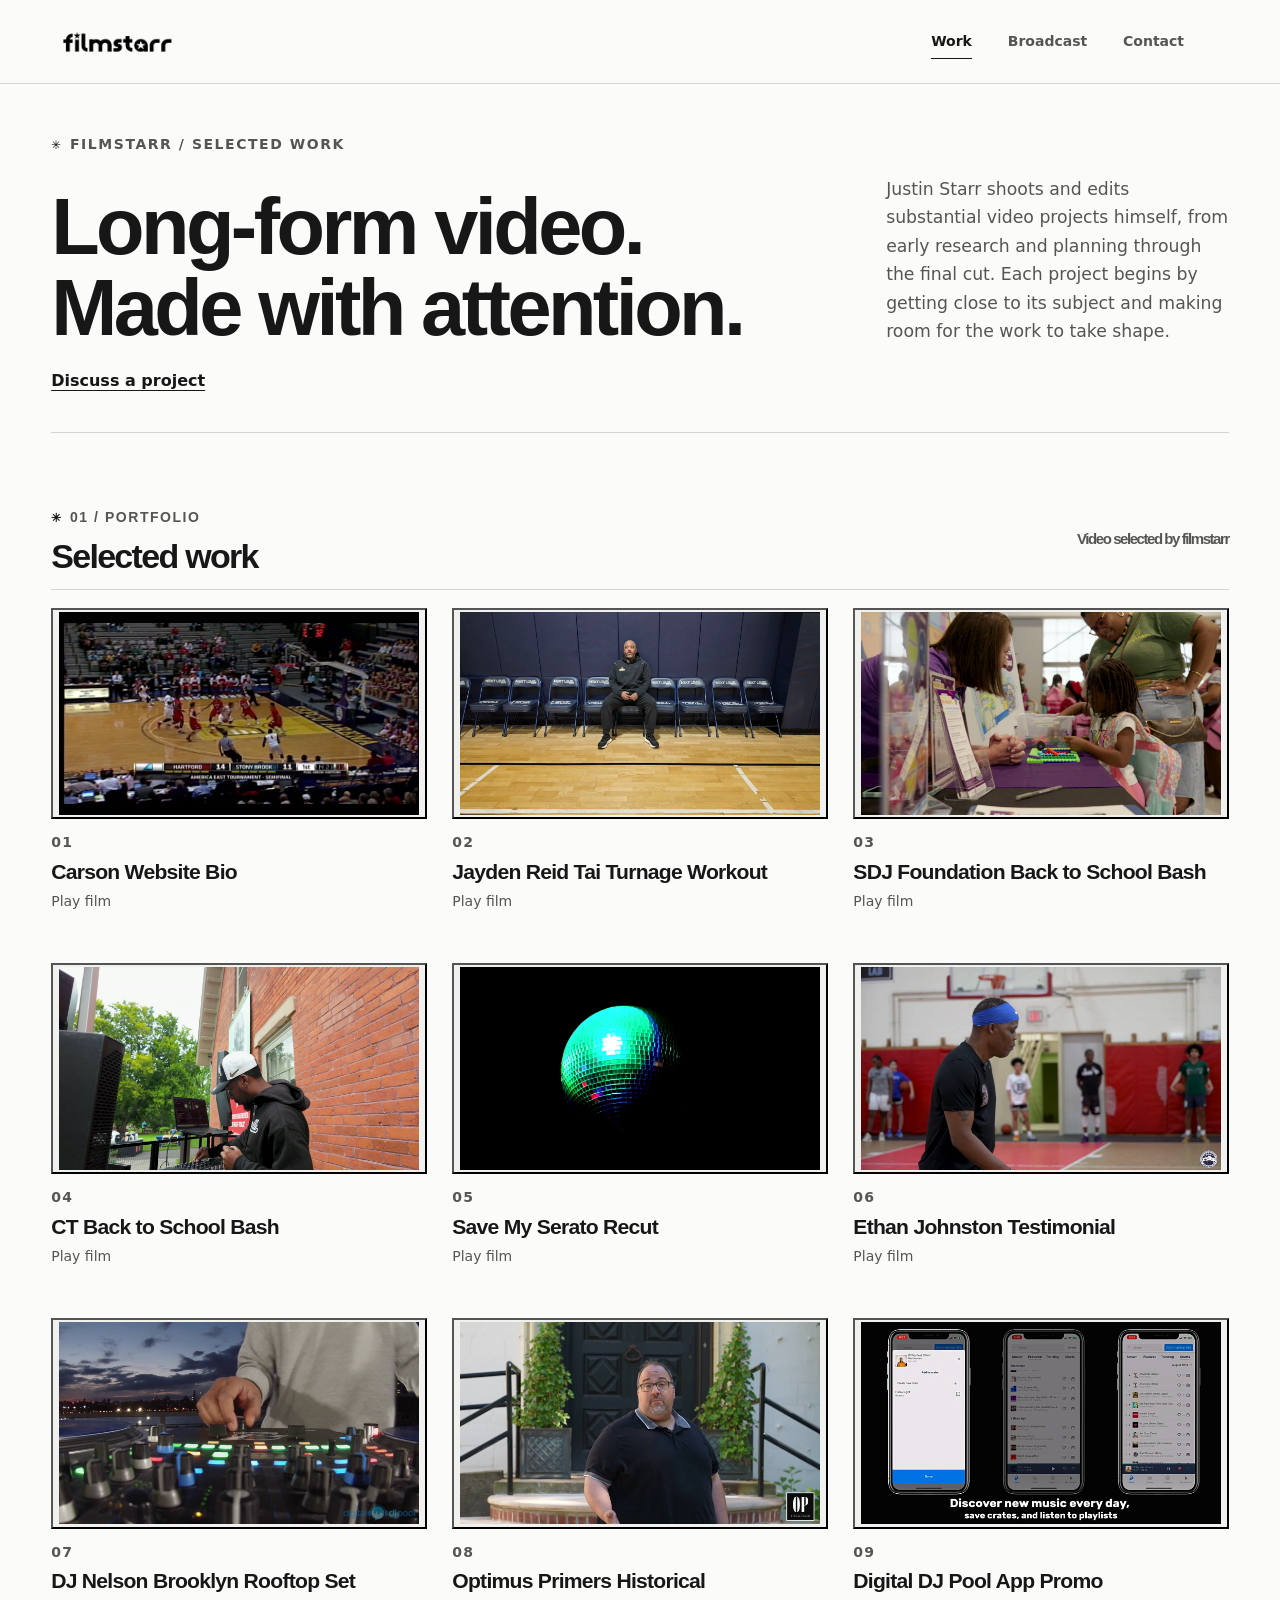
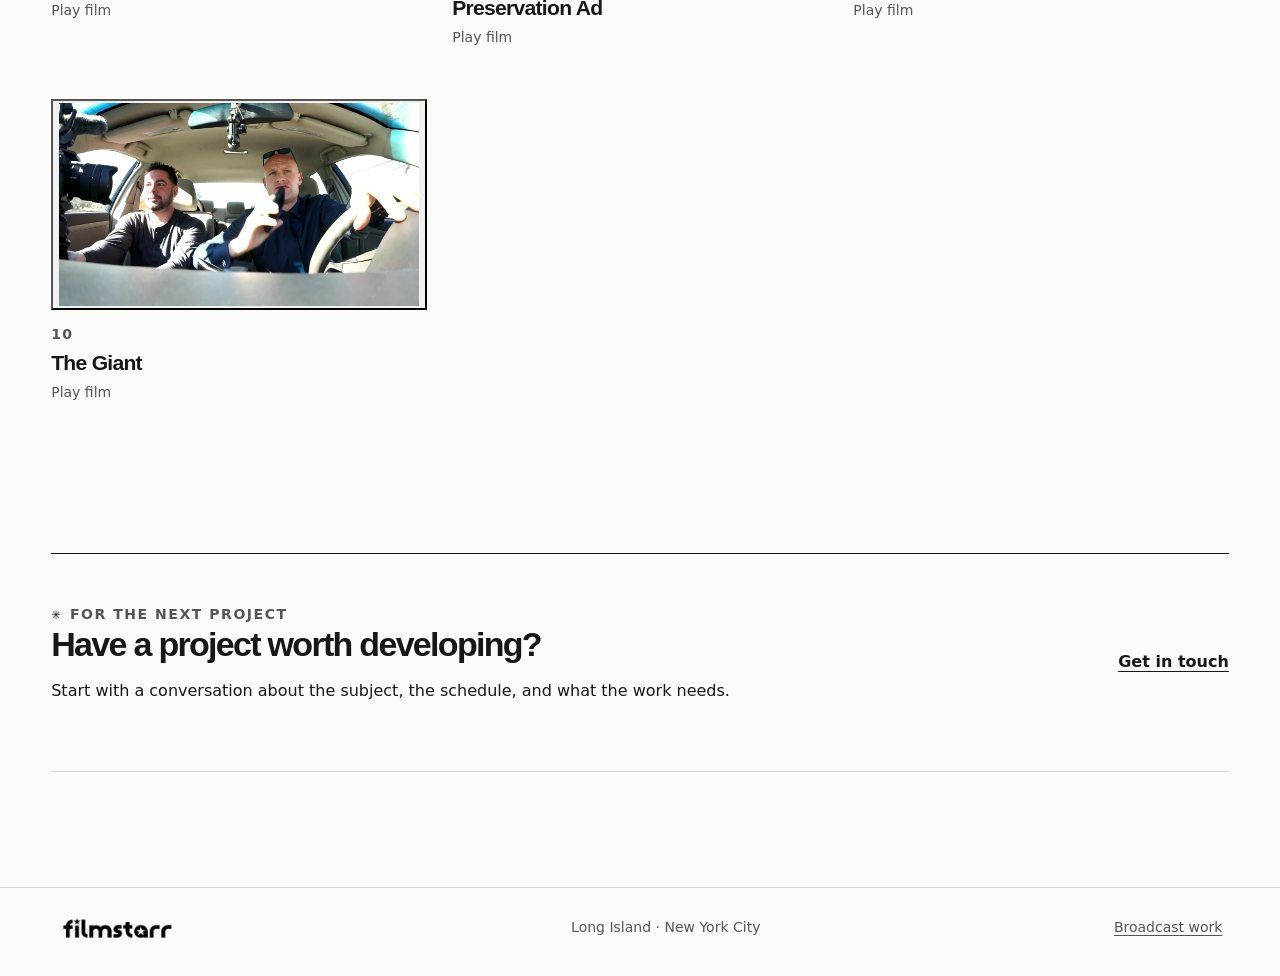
<file: index.html>
<!doctype html>
<html lang="en">
<head>
  <meta charset="utf-8">
  <meta name="viewport" content="width=device-width, initial-scale=1">
  <link rel="icon" href="data:image/svg+xml,%3Csvg xmlns=%27http://www.w3.org/2000/svg%27 viewBox=%270 0 64 64%27%3E%3Crect width=%2764%27 height=%2764%27 fill=%27%23000%27/%3E%3Cpath d=%27M32 6 37 27 58 32 37 37 32 58 27 37 6 32 27 27z%27 fill=%27white%27/%3E%3C/svg%3E">
  <meta name="robots" content="noindex,nofollow">
  <meta name="description" content="Video production and editing by Justin Starr, with selected work from filmstarr.">
  <title>filmstarr — Selected Work</title>
  <link rel="stylesheet" href="./assets/styles.css">
  <script src="./assets/app.js" defer></script>
</head>
<body data-root="./" data-page="public">
  <a class="skip-link" href="#main-content">Skip to content</a>
  <header class="site-header">
    <a class="brand" data-route="home" href="./" aria-label="filmstarr home">filmstarr <span class="brand-star" aria-hidden="true">✳</span></a>
    <button class="nav-toggle" type="button" aria-expanded="false" aria-controls="primary-navigation" hidden>Menu</button>
    <nav class="nav-links" id="primary-navigation" aria-label="Main navigation">
      <a data-route="home" href="./" aria-current="page">Work</a>
      <a data-route="broadcast" href="./broadcast/">Broadcast</a>
      <a data-route="contact" href="./contact/">Contact</a>
    </nav>
  </header>

  <main class="page-shell" id="main-content">
    <section class="hero" aria-labelledby="page-title">
      <p class="eyebrow">filmstarr <span aria-hidden="true">/</span> selected work</p>
      <h1 class="hero-title" id="page-title">Long-form video.<br>Made with attention.</h1>
      <p class="hero-copy">Justin Starr shoots and edits substantial video projects himself, from early research and planning through the final cut. Each project begins by getting close to its subject and making room for the work to take shape.</p>
      <a class="text-link" data-route="contact" href="./contact/">Discuss a project</a>
    </section>

    <section class="work-section" aria-labelledby="work-heading">
      <div class="section-heading">
        <div>
          <p class="eyebrow">01 <span aria-hidden="true">/</span> portfolio</p>
          <h2 id="work-heading">Selected work</h2>
        </div>
        <p class="section-note">Video selected by filmstarr</p>
      </div>
      <div class="work-grid" id="work-grid" data-collection="public" aria-label="Selected film work" aria-live="polite" aria-busy="true">
        <p class="loading-note">Loading selected work…</p>
      </div>
    </section>

    <section class="contact-band" aria-labelledby="contact-heading">
      <div>
        <p class="eyebrow">For the next project</p>
        <h2 id="contact-heading">Have a project worth developing?</h2>
        <p>Start with a conversation about the subject, the schedule, and what the work needs.</p>
      </div>
      <a class="text-link" data-route="contact" href="./contact/">Get in touch</a>
    </section>
  </main>

  <footer class="site-footer">
    <a class="brand brand--footer" data-route="home" href="./">filmstarr <span class="brand-star" aria-hidden="true">✳</span></a>
    <p>Long Island · New York City</p>
    <a data-route="broadcast" href="./broadcast/">Broadcast work</a>
  </footer>

  <dialog class="video-dialog" aria-labelledby="video-dialog-title">
    <div class="dialog-topline">
      <h2 id="video-dialog-title"></h2>
      <button class="dialog-close" type="button" aria-label="Close video">×</button>
    </div>
    <video class="video-player" controls playsinline preload="none"></video>
  </dialog>
</body>
</html>
</file>
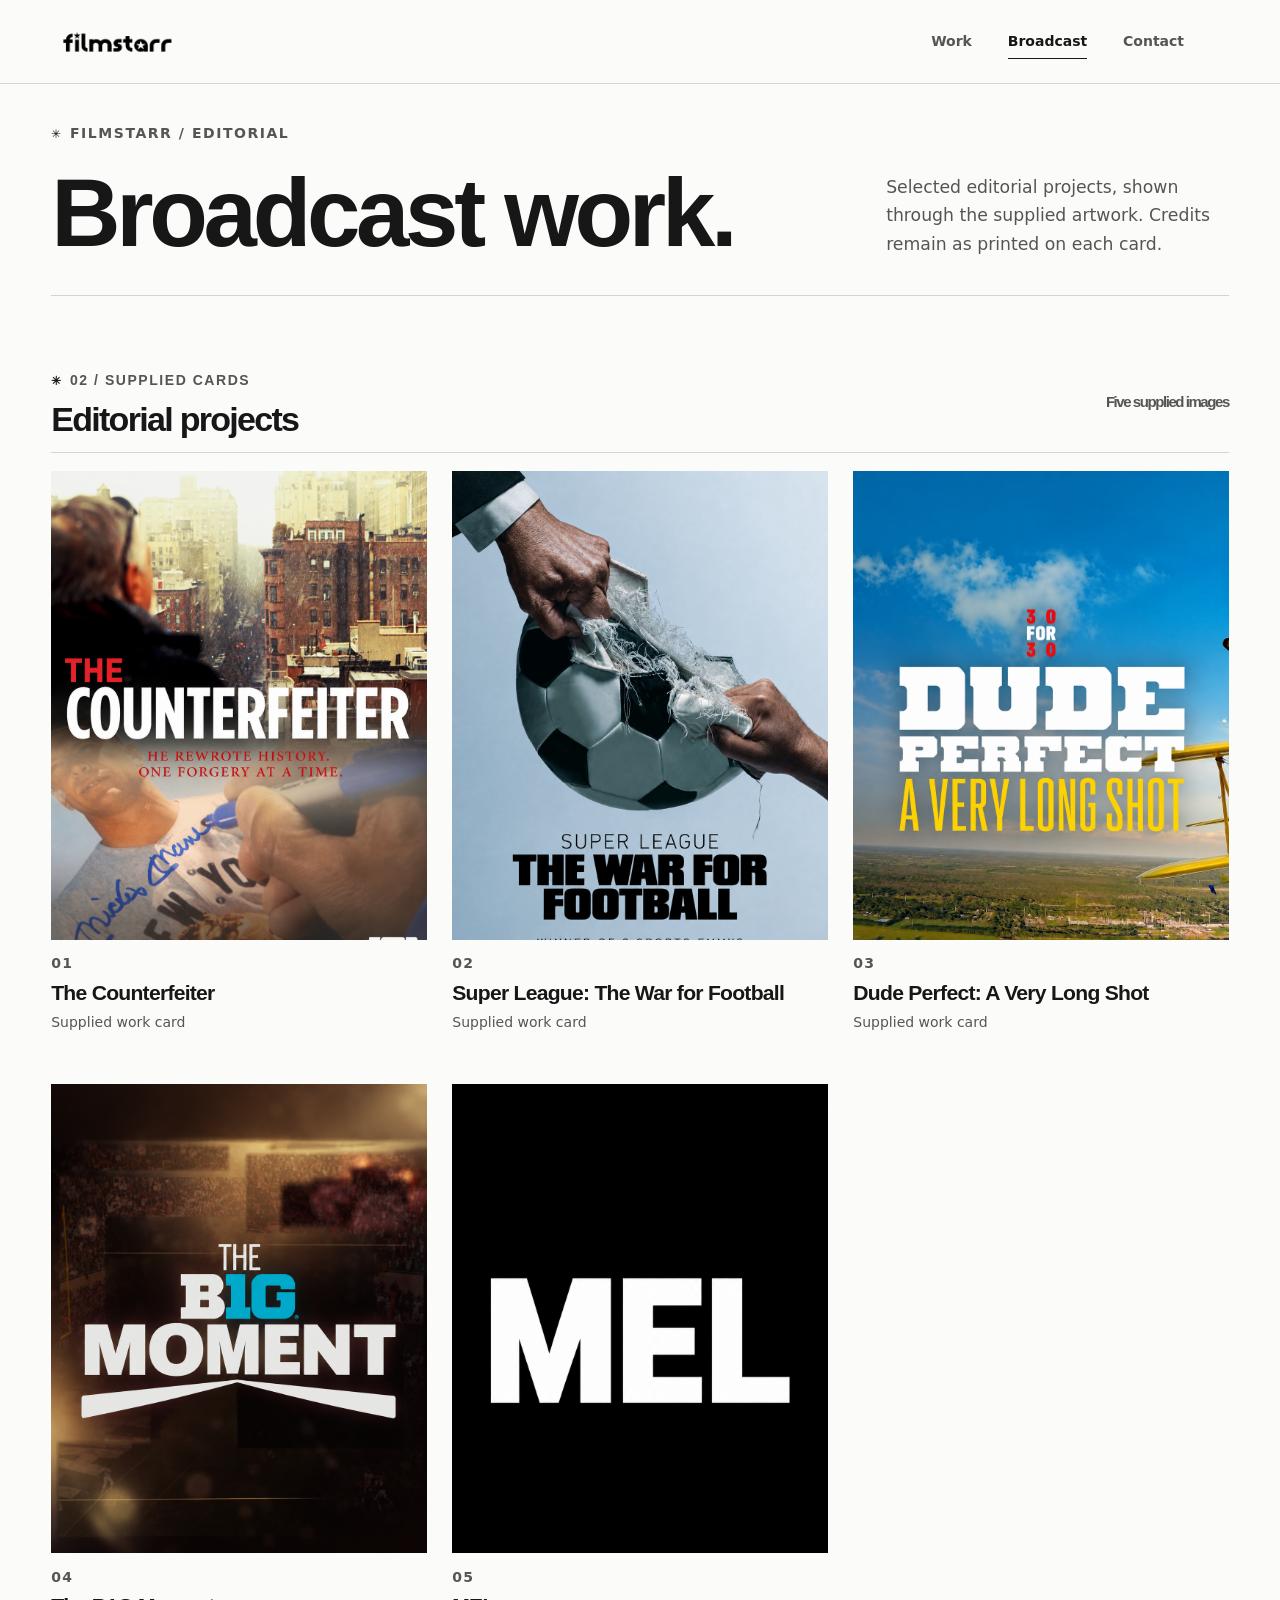
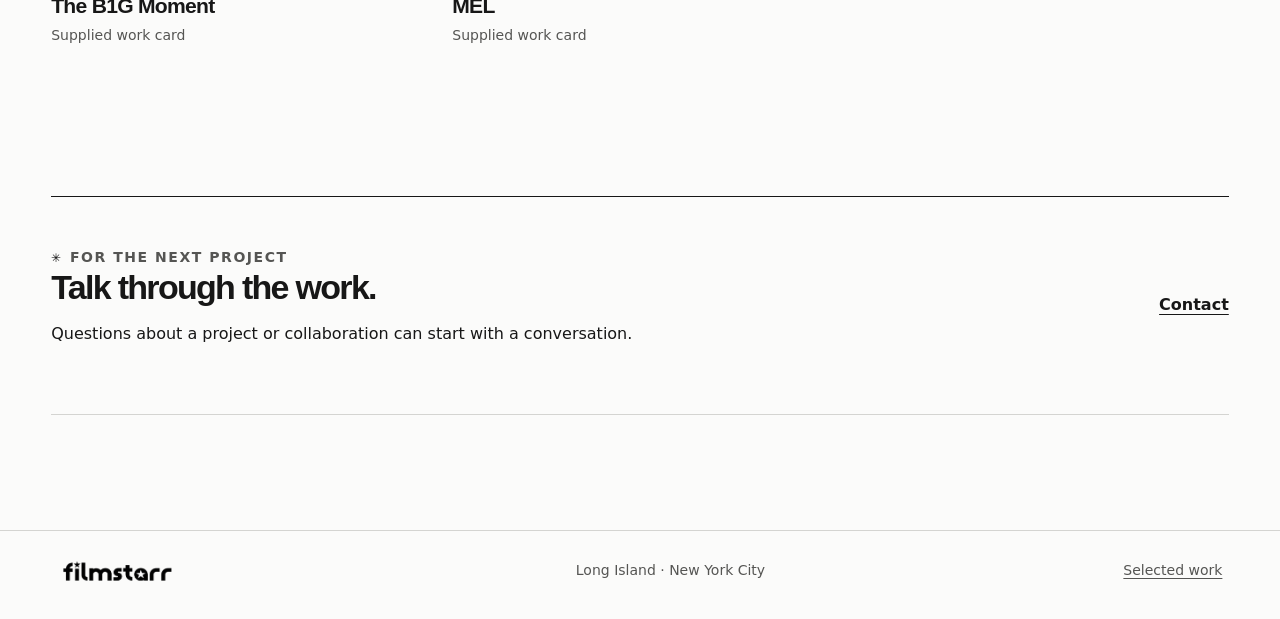
<file: broadcast/index.html>
<!doctype html>
<html lang="en">
<head>
  <meta charset="utf-8">
  <meta name="viewport" content="width=device-width, initial-scale=1">
  <link rel="icon" href="data:image/svg+xml,%3Csvg xmlns=%27http://www.w3.org/2000/svg%27 viewBox=%270 0 64 64%27%3E%3Crect width=%2764%27 height=%2764%27 fill=%27%23000%27/%3E%3Cpath d=%27M32 6 37 27 58 32 37 37 32 58 27 37 6 32 27 27z%27 fill=%27white%27/%3E%3C/svg%3E">
  <meta name="robots" content="noindex,nofollow">
  <meta name="description" content="Broadcast and editorial work cards supplied by filmstarr.">
  <title>Broadcast Work — filmstarr</title>
  <link rel="stylesheet" href="../assets/styles.css">
  <script src="../assets/app.js" defer></script>
</head>
<body data-root="../" data-page="broadcast">
  <a class="skip-link" href="#main-content">Skip to content</a>
  <header class="site-header">
    <a class="brand" data-route="home" href="../" aria-label="filmstarr home">filmstarr <span class="brand-star" aria-hidden="true">✳</span></a>
    <button class="nav-toggle" type="button" aria-expanded="false" aria-controls="primary-navigation" hidden>Menu</button>
    <nav class="nav-links" id="primary-navigation" aria-label="Main navigation">
      <a data-route="home" href="../">Work</a>
      <a data-route="broadcast" href="./" aria-current="page">Broadcast</a>
      <a data-route="contact" href="../contact/">Contact</a>
    </nav>
  </header>

  <main class="page-shell" id="main-content">
    <section class="hero hero--compact" aria-labelledby="page-title">
      <p class="eyebrow">filmstarr <span aria-hidden="true">/</span> editorial</p>
      <h1 class="hero-title" id="page-title">Broadcast work.</h1>
      <p class="hero-copy">Selected editorial projects, shown through the supplied artwork. Credits remain as printed on each card.</p>
    </section>

    <section class="work-section" aria-labelledby="work-heading">
      <div class="section-heading">
        <div>
          <p class="eyebrow">02 <span aria-hidden="true">/</span> supplied cards</p>
          <h2 id="work-heading">Editorial projects</h2>
        </div>
        <p class="section-note">Five supplied images</p>
      </div>
      <div class="work-grid work-grid--editorial" id="work-grid" data-collection="broadcast" aria-label="Broadcast and editorial work cards" aria-live="polite" aria-busy="true">
        <p class="loading-note">Loading supplied work cards…</p>
      </div>
    </section>

    <section class="contact-band" aria-labelledby="contact-heading">
      <div>
        <p class="eyebrow">For the next project</p>
        <h2 id="contact-heading">Talk through the work.</h2>
        <p>Questions about a project or collaboration can start with a conversation.</p>
      </div>
      <a class="text-link" data-route="contact" href="../contact/">Contact</a>
    </section>
  </main>

  <footer class="site-footer">
    <a class="brand brand--footer" data-route="home" href="../">filmstarr <span class="brand-star" aria-hidden="true">✳</span></a>
    <p>Long Island · New York City</p>
    <a data-route="home" href="../">Selected work</a>
  </footer>
</body>
</html>
</file>
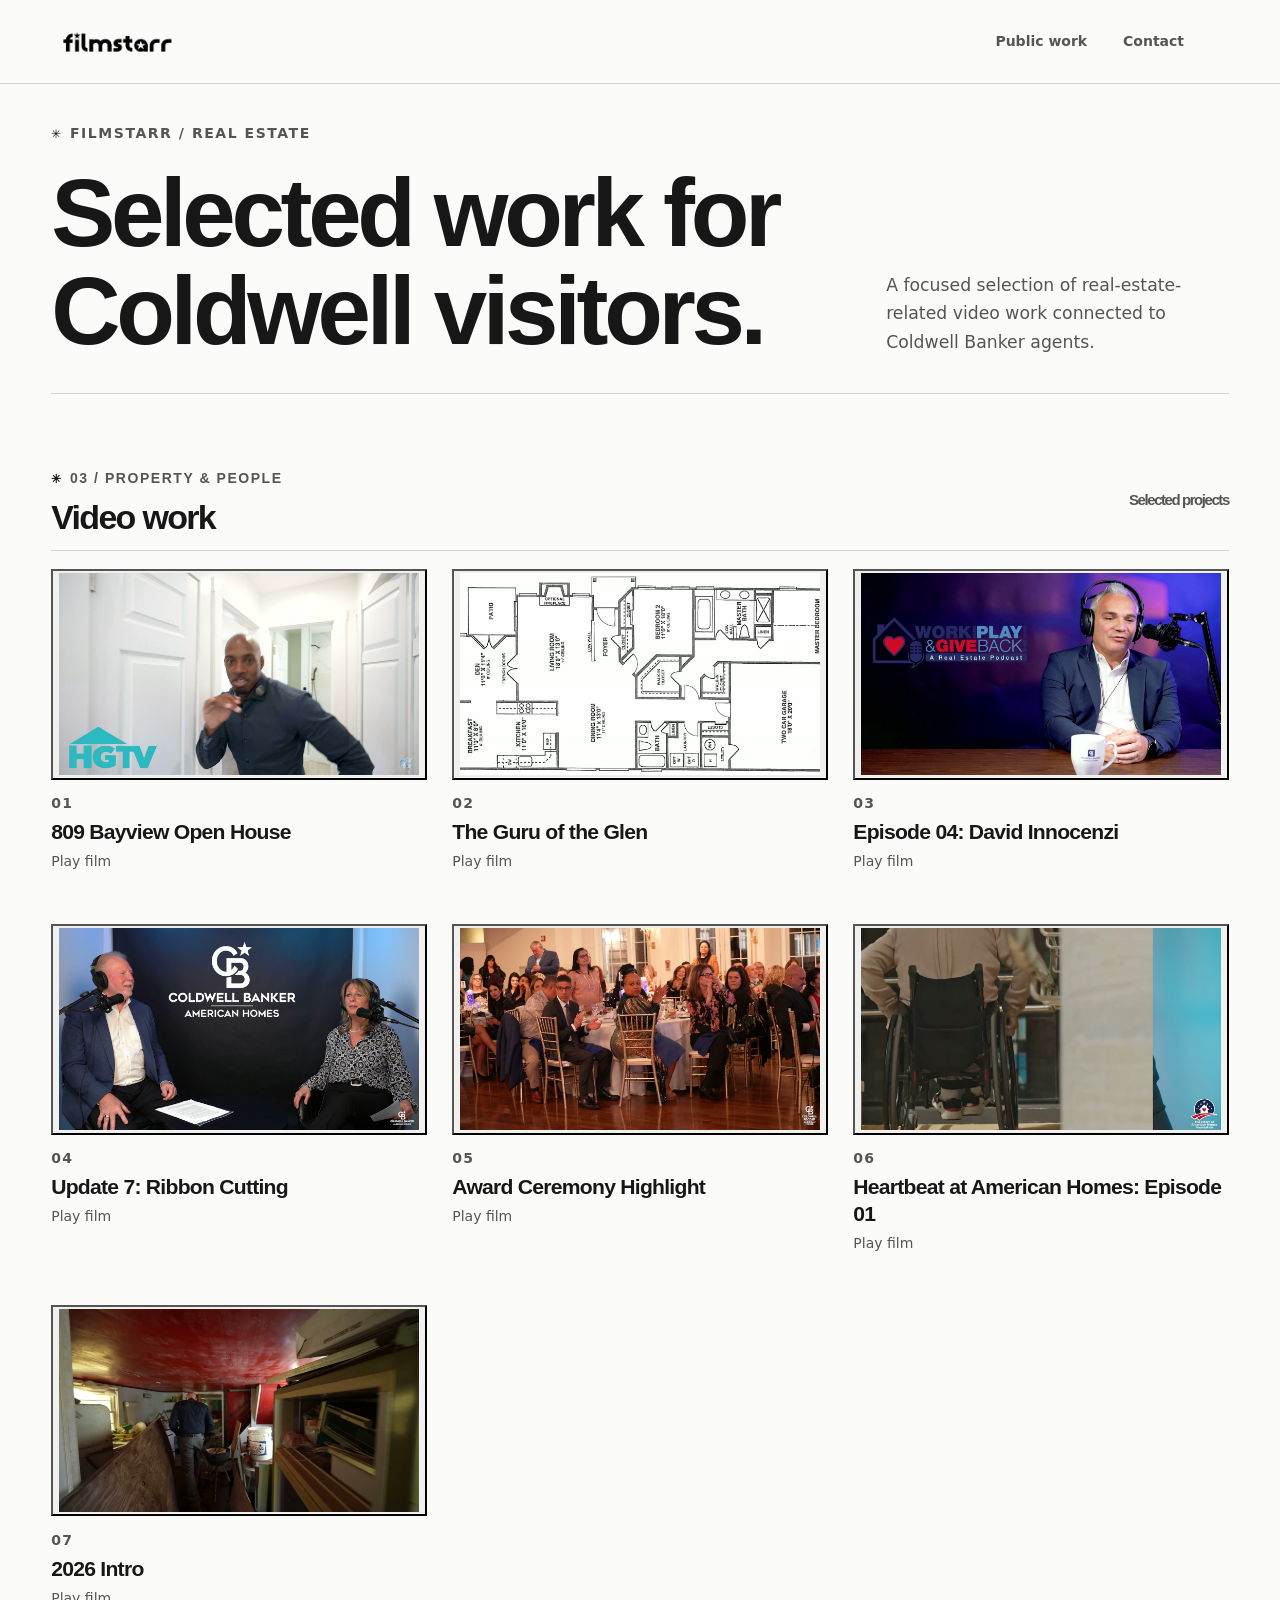
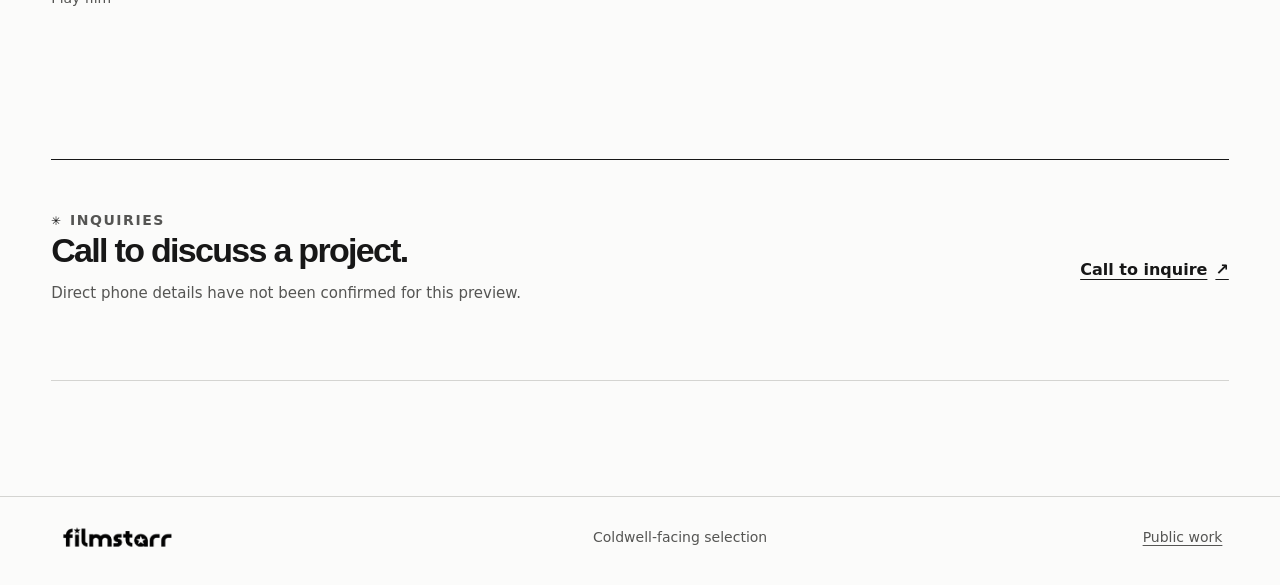
<file: coldwell/index.html>
<!doctype html>
<html lang="en">
<head>
  <meta charset="utf-8">
  <meta name="viewport" content="width=device-width, initial-scale=1">
  <link rel="icon" href="data:image/svg+xml,%3Csvg xmlns=%27http://www.w3.org/2000/svg%27 viewBox=%270 0 64 64%27%3E%3Crect width=%2764%27 height=%2764%27 fill=%27%23000%27/%3E%3Cpath d=%27M32 6 37 27 58 32 37 37 32 58 27 37 6 32 27 27z%27 fill=%27white%27/%3E%3C/svg%3E">
  <meta name="robots" content="noindex,nofollow">
  <meta name="description" content="A dedicated selection of real-estate video work for Coldwell Banker site visitors.">
  <title>Coldwell Banker Work — filmstarr</title>
  <link rel="stylesheet" href="../assets/styles.css">
  <script src="../assets/app.js" defer></script>
</head>
<body data-root="../" data-page="coldwell">
  <a class="skip-link" href="#main-content">Skip to content</a>
  <header class="site-header site-header--coldwell">
    <a class="brand" data-route="home" href="../" aria-label="filmstarr home">filmstarr <span class="brand-star" aria-hidden="true">✳</span></a>
    <button class="nav-toggle" type="button" aria-expanded="false" aria-controls="coldwell-navigation" hidden>Menu</button>
    <nav class="nav-links" id="coldwell-navigation" aria-label="Page navigation">
      <a data-route="home" href="../">Public work</a>
      <a data-route="contact" href="../contact/">Contact</a>
    </nav>
  </header>

  <main class="page-shell" id="main-content">
    <section class="hero hero--compact" aria-labelledby="page-title">
      <p class="eyebrow">filmstarr <span aria-hidden="true">/</span> real estate</p>
      <h1 class="hero-title" id="page-title">Selected work for Coldwell visitors.</h1>
      <p class="hero-copy">A focused selection of real-estate-related video work connected to Coldwell Banker agents.</p>
    </section>

    <section class="work-section" aria-labelledby="work-heading">
      <div class="section-heading">
        <div>
          <p class="eyebrow">03 <span aria-hidden="true">/</span> property &amp; people</p>
          <h2 id="work-heading">Video work</h2>
        </div>
        <p class="section-note">Selected projects</p>
      </div>
      <div class="work-grid" id="work-grid" data-collection="coldwell" aria-label="Coldwell-facing video work" aria-live="polite" aria-busy="true">
        <p class="loading-note">Loading selected work…</p>
      </div>
    </section>

    <section class="contact-band" aria-labelledby="contact-heading">
      <div>
        <p class="eyebrow">Inquiries</p>
        <h2 id="contact-heading">Call to discuss a project.</h2>
        <p class="contact-note">Direct phone details have not been confirmed for this preview.</p>
      </div>
      <a class="text-link" data-route="contact" href="../contact/">Call to inquire <span aria-hidden="true">↗</span></a>
    </section>
  </main>

  <footer class="site-footer">
    <a class="brand brand--footer" data-route="home" href="../">filmstarr <span class="brand-star" aria-hidden="true">✳</span></a>
    <p>Coldwell-facing selection</p>
    <a data-route="home" href="../">Public work</a>
  </footer>

  <dialog class="video-dialog" aria-labelledby="video-dialog-title">
    <div class="dialog-topline">
      <h2 id="video-dialog-title"></h2>
      <button class="dialog-close" type="button" aria-label="Close video">×</button>
    </div>
    <video class="video-player" controls playsinline preload="none"></video>
  </dialog>
</body>
</html>
</file>
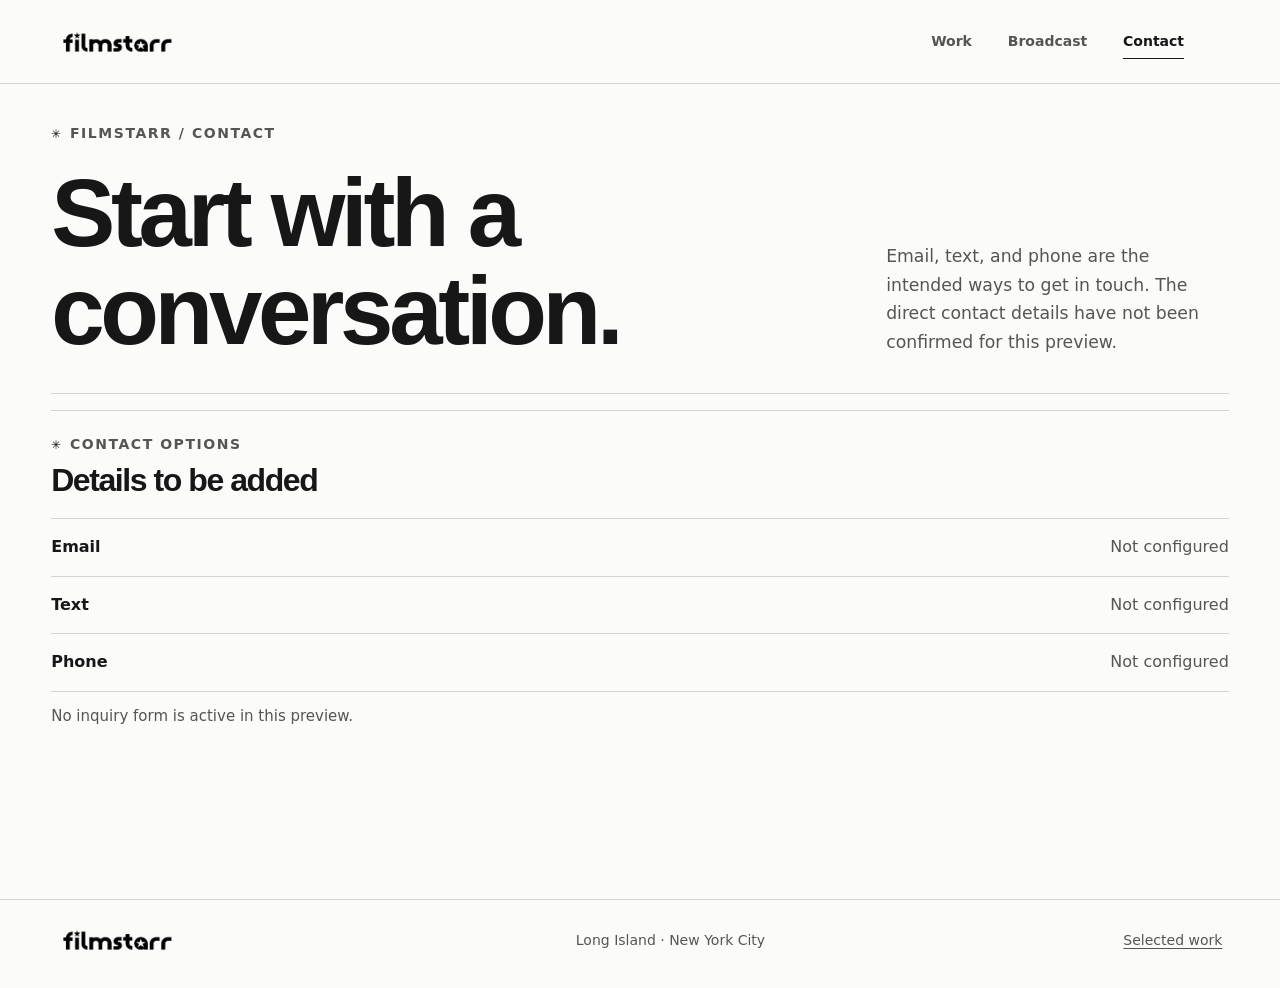
<file: contact/index.html>
<!doctype html>
<html lang="en">
<head>
  <meta charset="utf-8">
  <meta name="viewport" content="width=device-width, initial-scale=1">
  <link rel="icon" href="data:image/svg+xml,%3Csvg xmlns=%27http://www.w3.org/2000/svg%27 viewBox=%270 0 64 64%27%3E%3Crect width=%2764%27 height=%2764%27 fill=%27%23000%27/%3E%3Cpath d=%27M32 6 37 27 58 32 37 37 32 58 27 37 6 32 27 27z%27 fill=%27white%27/%3E%3C/svg%3E">
  <meta name="robots" content="noindex,nofollow">
  <meta name="description" content="Contact information for filmstarr is being prepared for this preview.">
  <title>Contact — filmstarr</title>
  <link rel="stylesheet" href="../assets/styles.css">
  <script src="../assets/app.js" defer></script>
</head>
<body data-root="../" data-page="contact">
  <a class="skip-link" href="#main-content">Skip to content</a>
  <header class="site-header">
    <a class="brand" data-route="home" href="../" aria-label="filmstarr home">filmstarr <span class="brand-star" aria-hidden="true">✳</span></a>
    <button class="nav-toggle" type="button" aria-expanded="false" aria-controls="primary-navigation" hidden>Menu</button>
    <nav class="nav-links" id="primary-navigation" aria-label="Main navigation">
      <a data-route="home" href="../">Work</a>
      <a data-route="broadcast" href="../broadcast/">Broadcast</a>
      <a data-route="contact" href="./" aria-current="page">Contact</a>
    </nav>
  </header>

  <main class="page-shell" id="main-content">
    <section class="hero hero--compact" aria-labelledby="page-title">
      <p class="eyebrow">filmstarr <span aria-hidden="true">/</span> contact</p>
      <h1 class="hero-title" id="page-title">Start with a conversation.</h1>
      <p class="hero-copy">Email, text, and phone are the intended ways to get in touch. The direct contact details have not been confirmed for this preview.</p>
    </section>

    <section class="contact-options" aria-labelledby="options-heading">
      <p class="eyebrow">Contact options</p>
      <h2 class="section-heading" id="options-heading">Details to be added</h2>
      <ul>
        <li><span>Email</span><span>Not configured</span></li>
        <li><span>Text</span><span>Not configured</span></li>
        <li><span>Phone</span><span>Not configured</span></li>
      </ul>
      <p class="contact-note">No inquiry form is active in this preview.</p>
    </section>
  </main>

  <footer class="site-footer">
    <a class="brand brand--footer" data-route="home" href="../">filmstarr <span class="brand-star" aria-hidden="true">✳</span></a>
    <p>Long Island · New York City</p>
    <a data-route="home" href="../">Selected work</a>
  </footer>
</body>
</html>
</file>
<file: assets/styles.css>
:root {
  color-scheme: light;
  --paper: #fbfbfa;
  --paper-alt: #f0f0ee;
  --ink: #171717;
  --ink-soft: #555553;
  --line: #d4d4d1;
  --gutter: clamp(1rem, 4.5vw, 4.25rem);
  --content-width: 90rem;
  --display-font: "Helvetica Neue", Helvetica, Arial, sans-serif;
  --body-font: system-ui, -apple-system, BlinkMacSystemFont, "Segoe UI", sans-serif;
}

*,
*::before,
*::after {
  box-sizing: border-box;
}

html {
  min-width: 0;
  background: var(--paper);
  color: var(--ink);
  font-family: var(--body-font);
  font-size: 100%;
  scroll-behavior: smooth;
}

body {
  min-width: 0;
  margin: 0;
  background: var(--paper);
  color: var(--ink);
  font-size: 1rem;
  line-height: 1.55;
  overflow-wrap: anywhere;
}

img,
video,
iframe {
  display: block;
  max-width: 100%;
}

button,
input,
textarea,
select {
  color: inherit;
  font: inherit;
}

button,
a {
  -webkit-tap-highlight-color: transparent;
}

a {
  color: inherit;
  text-decoration-thickness: 1px;
  text-underline-offset: 0.2em;
}

a:hover {
  text-decoration-thickness: 2px;
}

:where(a, button, input, textarea, select, [tabindex]):focus-visible {
  outline: 3px solid var(--ink);
  outline-offset: 4px;
}

.page-shell {
  width: min(92%, var(--content-width));
  min-width: 0;
  margin-inline: auto;
}

.site-header {
  position: relative;
  z-index: 5;
  display: grid;
  grid-template-columns: auto minmax(0, 1fr) auto;
  align-items: center;
  gap: clamp(1rem, 3vw, 3rem);
  min-height: 5.25rem;
  padding: 0 var(--gutter);
  border-bottom: 1px solid var(--line);
  background: var(--paper);
}

.brand {
  display: inline-flex;
  width: fit-content;
  align-items: center;
  gap: 0.4rem;
  color: var(--ink);
  font-family: var(--display-font);
  font-size: 1.45rem;
  font-weight: 760;
  letter-spacing: -0.075em;
  line-height: 1;
  text-decoration: none;
  white-space: nowrap;
}

.brand::after {
  content: "✳";
  display: inline-block;
  color: var(--ink-soft);
  font-size: 0.55em;
  font-weight: 500;
  letter-spacing: 0;
  transform: translateY(-0.38em);
}

.nav-links {
  display: flex;
  min-width: 0;
  align-items: center;
  justify-content: flex-end;
  gap: clamp(1rem, 2.8vw, 2.75rem);
}

.nav-links a {
  display: inline-block;
  padding-block: 0.45rem;
  border-bottom: 1px solid transparent;
  color: var(--ink-soft);
  font-size: 0.875rem;
  font-weight: 600;
  line-height: 1.35;
  text-decoration: none;
  transition: color 150ms ease, border-color 150ms ease;
}

.nav-links a:hover,
.nav-links a[aria-current="page"] {
  border-color: var(--ink);
  color: var(--ink);
}

.nav-toggle {
  display: none;
  min-height: 2.75rem;
  align-items: center;
  justify-content: center;
  gap: 0.55rem;
  padding: 0.5rem 0.75rem;
  border: 1px solid var(--line);
  border-radius: 0;
  background: transparent;
  color: var(--ink);
  cursor: pointer;
  font-size: 0.875rem;
  font-weight: 650;
}

.nav-toggle::after {
  content: "✳";
  color: var(--ink-soft);
  font-size: 0.75rem;
}

.hero {
  display: grid;
  grid-template-columns: minmax(0, 1.8fr) minmax(13rem, 0.8fr);
  align-items: end;
  gap: 1.25rem clamp(1.5rem, 5vw, 5rem);
  padding-block: clamp(4.25rem, 10vw, 9rem) clamp(3rem, 6vw, 5.5rem);
  border-bottom: 1px solid var(--line);
}

.eyebrow {
  grid-column: 1 / -1;
  margin: 0;
  color: var(--ink-soft);
  font-size: 0.875rem;
  font-weight: 650;
  letter-spacing: 0.11em;
  line-height: 1.4;
  text-transform: uppercase;
}

.eyebrow::before {
  content: "✳";
  display: inline-block;
  margin-right: 0.55rem;
  color: var(--ink);
  font-size: 0.85em;
  letter-spacing: 0;
}

.hero-title {
  min-width: 0;
  margin: 0;
  font-family: var(--display-font);
  font-size: clamp(3.1rem, 9.2vw, 8.75rem);
  font-weight: 720;
  letter-spacing: -0.085em;
  line-height: 0.9;
  text-wrap: balance;
}

.hero-copy {
  max-width: 37ch;
  margin: 0 0 0.2rem;
  color: var(--ink-soft);
  font-size: clamp(1rem, 1.35vw, 1.125rem);
  line-height: 1.65;
}

.hero--compact {
  padding-block: clamp(3rem, 7vw, 6rem) clamp(2.5rem, 5vw, 4.5rem);
}

.hero--compact .hero-title {
  font-size: clamp(2.8rem, 7.5vw, 6.8rem);
}

.section-heading {
  display: flex;
  min-width: 0;
  align-items: end;
  justify-content: space-between;
  gap: 1rem 2rem;
  margin: clamp(3rem, 7vw, 6rem) 0 1.25rem;
  padding-bottom: 0.9rem;
  border-bottom: 1px solid var(--line);
  font-family: var(--display-font);
  font-size: clamp(1.4rem, 2.6vw, 2rem);
  font-weight: 650;
  letter-spacing: -0.045em;
  line-height: 1.1;
}

.work-grid {
  display: grid;
  grid-template-columns: minmax(0, 1fr);
  gap: clamp(2rem, 4vw, 3.5rem) clamp(1rem, 2vw, 1.75rem);
  min-width: 0;
  padding-bottom: clamp(4rem, 8vw, 7rem);
  counter-reset: portfolio-item;
}

.work-card {
  display: flex;
  min-width: 0;
  flex-direction: column;
  counter-increment: portfolio-item;
}

.work-visual {
  position: relative;
  display: grid;
  min-width: 0;
  aspect-ratio: 16 / 9;
  place-items: center;
  overflow: hidden;
  background: var(--paper-alt);
}

.work-image {
  width: 100%;
  height: 100%;
  object-fit: contain;
}

.work-caption {
  display: block;
  min-width: 0;
  padding-top: 0.9rem;
}

.work-caption::before {
  content: counter(portfolio-item, decimal-leading-zero);
  display: block;
  margin-bottom: 0.35rem;
  color: var(--ink-soft);
  font-size: 0.875rem;
  font-variant-numeric: tabular-nums;
  font-weight: 600;
  letter-spacing: 0.09em;
  line-height: 1.4;
}

.work-title {
  margin: 0;
  font-family: var(--display-font);
  font-size: clamp(1.125rem, 1.65vw, 1.45rem);
  font-weight: 650;
  letter-spacing: -0.035em;
  line-height: 1.25;
  overflow-wrap: anywhere;
}

.work-meta {
  margin: 0.35rem 0 0;
  color: var(--ink-soft);
  font-size: 0.875rem;
  line-height: 1.5;
}

body[data-page="broadcast"] .work-visual,
body[data-page="editorial"] .work-visual {
  aspect-ratio: 4 / 5;
}

body[data-page="broadcast"] .work-image,
body[data-page="editorial"] .work-image {
  object-fit: contain;
}

.contact-band {
  display: grid;
  grid-template-columns: minmax(0, 1fr) auto;
  align-items: center;
  gap: 1.5rem 3rem;
  margin-block: clamp(1rem, 4vw, 3rem) clamp(4rem, 9vw, 8rem);
  padding: clamp(1.5rem, 4vw, 3.5rem) 0;
  border-top: 1px solid var(--ink);
  border-bottom: 1px solid var(--line);
}

.contact-band .section-heading {
  margin: 0;
  padding: 0;
  border: 0;
}

.contact-band > p {
  max-width: 48ch;
  margin: 0.75rem 0 0;
  color: var(--ink-soft);
}

.contact-band > a,
.contact-options a {
  display: inline-flex;
  min-height: 2.75rem;
  align-items: center;
  gap: 0.5rem;
  font-size: 1rem;
  font-weight: 650;
  text-underline-offset: 0.25em;
}

.contact-options {
  display: flex;
  flex-wrap: wrap;
  gap: 0.75rem 1.75rem;
  margin: 1.25rem 0 0;
  padding: 0;
  list-style: none;
}

.site-footer {
  display: flex;
  min-width: 0;
  flex-wrap: wrap;
  align-items: center;
  justify-content: space-between;
  gap: 1rem 2rem;
  padding: 1.25rem var(--gutter) 1.75rem;
  border-top: 1px solid var(--line);
  color: var(--ink-soft);
  font-size: 0.875rem;
}

.site-footer p {
  margin: 0;
}

.video-dialog {
  position: fixed;
  width: min(92vw, 76rem);
  max-width: 76rem;
  max-height: min(92dvh, 56rem);
  margin: auto;
  padding: clamp(1rem, 2.5vw, 2rem);
  border: 1px solid #777;
  border-radius: 0;
  background: var(--ink);
  color: var(--paper);
  overflow: auto;
}

.video-dialog::backdrop {
  background: rgb(0 0 0 / 82%);
}

.dialog-close {
  display: flex;
  min-width: 2.75rem;
  min-height: 2.75rem;
  align-items: center;
  justify-content: center;
  margin: 0 0 1rem auto;
  padding: 0.5rem 0.75rem;
  border: 1px solid rgb(255 255 255 / 45%);
  border-radius: 0;
  background: transparent;
  color: var(--paper);
  cursor: pointer;
  font-size: 0.875rem;
}

.video-player {
  display: block;
  width: 100%;
  aspect-ratio: 16 / 9;
  background: #050505;
}

.empty-media {
  display: grid;
  min-height: 10rem;
  aspect-ratio: 16 / 9;
  place-items: center;
  padding: 1.5rem;
  background: var(--paper-alt);
  color: var(--ink-soft);
  text-align: center;
}

@media (min-width: 38rem) {
  .work-grid {
    grid-template-columns: repeat(2, minmax(0, 1fr));
  }
}

@media (min-width: 68rem) {
  .work-grid {
    grid-template-columns: repeat(3, minmax(0, 1fr));
  }
}

@media (max-width: 48rem) {
  .site-header {
    grid-template-columns: minmax(0, 1fr) auto;
    min-height: 4.5rem;
  }

  .nav-toggle {
    display: inline-flex;
    grid-column: 2;
  }

  .nav-links {
    position: absolute;
    top: 100%;
    right: var(--gutter);
    left: var(--gutter);
    display: none;
    align-items: stretch;
    flex-direction: column;
    gap: 0;
    padding: 0.5rem 1rem;
    border: 1px solid var(--line);
    background: var(--paper);
    box-shadow: 0 0.9rem 1.5rem rgb(0 0 0 / 8%);
  }

  .nav-links.is-open,
  .nav-links[data-open="true"],
  .site-header:has(.nav-toggle[aria-expanded="true"]) .nav-links {
    display: flex;
  }

  .nav-links a {
    padding-block: 0.85rem;
    border-bottom: 1px solid var(--line);
    font-size: 1rem;
  }

  .nav-links a:last-child {
    border-bottom: 0;
  }

  .hero {
    grid-template-columns: minmax(0, 1fr);
    gap: 1.25rem;
    padding-block: clamp(3.75rem, 12vw, 6rem) clamp(2.5rem, 8vw, 4rem);
  }

  .hero-title {
    max-width: 12ch;
    font-size: clamp(3.1rem, 15vw, 6.5rem);
  }

  .hero-copy {
    max-width: 48ch;
  }

  .hero--compact .hero-title {
    font-size: clamp(2.75rem, 12vw, 5.5rem);
  }

  .contact-band {
    grid-template-columns: minmax(0, 1fr);
    align-items: start;
  }

  .contact-band > a {
    justify-self: start;
  }
}

@media (max-width: 37.99rem) {
  .page-shell {
    width: calc(100% - 2rem);
  }

  .hero-title {
    font-size: clamp(2.8rem, 13.5vw, 4rem);
    letter-spacing: -0.075em;
  }

  .section-heading {
    align-items: start;
    flex-direction: column;
  }

  body[data-page="broadcast"] .work-visual,
  body[data-page="editorial"] .work-visual {
    aspect-ratio: 3 / 4;
  }

  .video-dialog {
    width: calc(100% - 1rem);
    max-width: none;
    max-height: calc(100dvh - 1rem);
    padding: 0.75rem;
  }

  .empty-media {
    min-height: 8rem;
  }

  .site-footer {
    align-items: flex-start;
    flex-direction: column;
  }
}

@media (prefers-reduced-motion: reduce) {
  html {
    scroll-behavior: auto;
  }

  *,
  *::before,
  *::after {
    animation-duration: 0.01ms !important;
    animation-iteration-count: 1 !important;
    scroll-behavior: auto !important;
    transition-duration: 0.01ms !important;
  }
}

.skip-link {
  position: fixed;
  z-index: 50;
  top: 0.5rem;
  left: 0.5rem;
  padding: 0.75rem 1rem;
  transform: translateY(calc(-100% - 0.75rem));
  border: 1px solid var(--ink);
  background: var(--paper);
  color: var(--ink);
  font-weight: 650;
  text-decoration: none;
}

.skip-link:focus {
  transform: translateY(0);
}

.text-link {
  color: var(--ink);
  font-weight: 650;
  text-underline-offset: 0.24em;
}

.work-section {
  min-width: 0;
  padding-top: clamp(0.5rem, 2vw, 1.5rem);
}

.section-note,
.loading-note,
.contact-note {
  max-width: 62ch;
  margin: 0.75rem 0 1.5rem;
  color: var(--ink-soft);
  font-size: 0.9375rem;
  line-height: 1.6;
}

.loading-note {
  padding-block: 1rem;
  border-block: 1px solid var(--line);
}

.brand-star {
  color: var(--ink-soft);
  font-size: 0.7em;
  font-weight: 500;
  line-height: 1;
  transform: translateY(-0.3em);
}

.brand:has(.brand-star)::after {
  content: none;
}

.dialog-topline {
  display: flex;
  align-items: start;
  justify-content: space-between;
  gap: 1rem;
  margin-bottom: 1rem;
}

.dialog-topline .work-title {
  color: var(--paper);
}

.dialog-topline .dialog-close {
  flex: 0 0 auto;
  margin: 0;
}

.work-visual--empty {
  min-height: 12rem;
  aspect-ratio: 16 / 9;
  border: 1px solid var(--line);
}

.work-visual--artwork {
  aspect-ratio: 4 / 5;
  background: var(--paper-alt);
}

.work-visual--artwork .work-image {
  object-fit: contain;
}

.work-visual--coldwell {
  aspect-ratio: 16 / 9;
}

.work-grid--editorial {
  grid-template-columns: minmax(0, 1fr);
}

.work-card--editorial {
  min-width: 0;
}

.work-card--editorial .work-image {
  object-fit: contain;
}

@media (min-width: 38rem) {
  .work-grid--editorial {
    grid-template-columns: repeat(2, minmax(0, 1fr));
  }
}

@media (min-width: 68rem) {
  .work-grid--editorial {
    grid-template-columns: repeat(3, minmax(0, 1fr));
  }
}

@media (max-width: 37.99rem) {
  .work-visual--artwork {
    aspect-ratio: 3 / 4;
  }

  .work-visual--empty {
    min-height: 8rem;
  }

  .dialog-topline {
    align-items: start;
  }
}

.brand-logo {
  display: block;
  width: 10rem;
  height: 2.5rem;
  max-width: 100%;
  object-fit: contain;
  object-position: left center;
}

.brand:has(.brand-logo)::after {
  content: none;
}

.brand:has(.brand-logo) .brand-star {
  display: none;
}

.hero {
  padding-block: clamp(2.75rem, 6vw, 5.75rem) clamp(2rem, 4vw, 3.75rem);
}

.hero--compact {
  padding-block: clamp(2.25rem, 4.5vw, 4rem) clamp(1.75rem, 3.5vw, 3rem);
}

.work-section .section-heading {
  margin: clamp(2rem, 4vw, 3.5rem) 0 1.1rem;
}

.section-heading > div {
  min-width: 0;
}

.section-heading .eyebrow {
  margin-bottom: 0.55rem;
}

.section-heading h2,
.contact-band h2 {
  min-width: 0;
  margin: 0;
  font-family: var(--display-font);
  font-size: clamp(1.45rem, 2.7vw, 2.125rem);
  font-weight: 660;
  letter-spacing: -0.05em;
  line-height: 1.12;
  overflow-wrap: anywhere;
}

.loading-note {
  grid-column: 1 / -1;
}

.contact-options {
  display: block;
  min-width: 0;
  margin-block: 1rem clamp(4rem, 9vw, 8rem);
  padding-block: 1.5rem 2rem;
  border-top: 1px solid var(--line);
}

.contact-options > .eyebrow {
  margin-bottom: 0.5rem;
}

.contact-options .section-heading {
  display: block;
  margin: 0;
  padding: 0 0 1.25rem;
  border-bottom: 1px solid var(--line);
}

.contact-options ul {
  display: grid;
  grid-template-columns: minmax(0, 1fr);
  margin: 0;
  padding: 0;
  list-style: none;
}

.contact-options li {
  display: grid;
  grid-template-columns: minmax(0, 1fr) minmax(0, 1fr);
  gap: 1rem;
  min-width: 0;
  padding: 1rem 0;
  border-bottom: 1px solid var(--line);
}

.contact-options li span:first-child {
  color: var(--ink);
  font-weight: 650;
}

.contact-options li span:last-child {
  color: var(--ink-soft);
  text-align: right;
  overflow-wrap: anywhere;
}

@media (max-width: 48rem) {
  .hero {
    padding-block: clamp(2.75rem, 8vw, 4rem) clamp(2rem, 6vw, 3rem);
  }

  .hero--compact {
    padding-block: clamp(2.25rem, 6vw, 3.25rem) clamp(1.75rem, 4.5vw, 2.75rem);
  }
}

@media (max-width: 37.99rem) {
  .contact-options li {
    grid-template-columns: minmax(0, 1fr);
    gap: 0.25rem;
  }

  .contact-options li span:last-child {
    text-align: left;
  }
}

/* Keep the headline distinct while bringing the first portfolio row into view sooner. */
.hero {
  padding-block: clamp(1.75rem, 4vw, 3.25rem) clamp(1.5rem, 3vw, 2.5rem);
}

.hero--compact {
  padding-block: clamp(1.75rem, 3.5vw, 2.5rem) clamp(1.25rem, 2.8vw, 2.1rem);
}

.hero-title {
  font-size: clamp(3rem, 6.2vw, 6rem);
  letter-spacing: -0.045em;
  line-height: 1.02;
}

@media (max-width: 48rem) {
  .hero {
    padding-block: clamp(2.25rem, 7vw, 3.5rem) clamp(1.75rem, 5vw, 2.75rem);
  }

  .hero--compact {
    padding-block: clamp(1.9rem, 5.5vw, 2.8rem) clamp(1.5rem, 4vw, 2.25rem);
  }

  .hero-title {
    font-size: clamp(2.9rem, 9.3vw, 4.25rem);
    letter-spacing: -0.045em;
    line-height: 1.02;
  }
}

@media (max-width: 37.99rem) {
  .hero-title {
    font-size: clamp(2.6rem, 12vw, 3.5rem);
    letter-spacing: -0.045em;
    line-height: 1.02;
  }
}

/* Public Frame.io share viewer. Removing the iframe stops playback on close. */
.frame-player {
  display: block;
  width: 100%;
  height: clamp(24rem, 65dvh, 44rem);
  border: 0;
  background: #050505;
}
.frame-fallback {
  display: inline-block;
  margin-top: 1rem;
  color: var(--paper);
  text-underline-offset: 0.25em;
}
.video-player[hidden],
.frame-fallback[hidden] {
  display: none;
}
@media (max-width: 48rem) {
  .frame-player { height: 60dvh; min-height: 18rem; }
}
</file>
